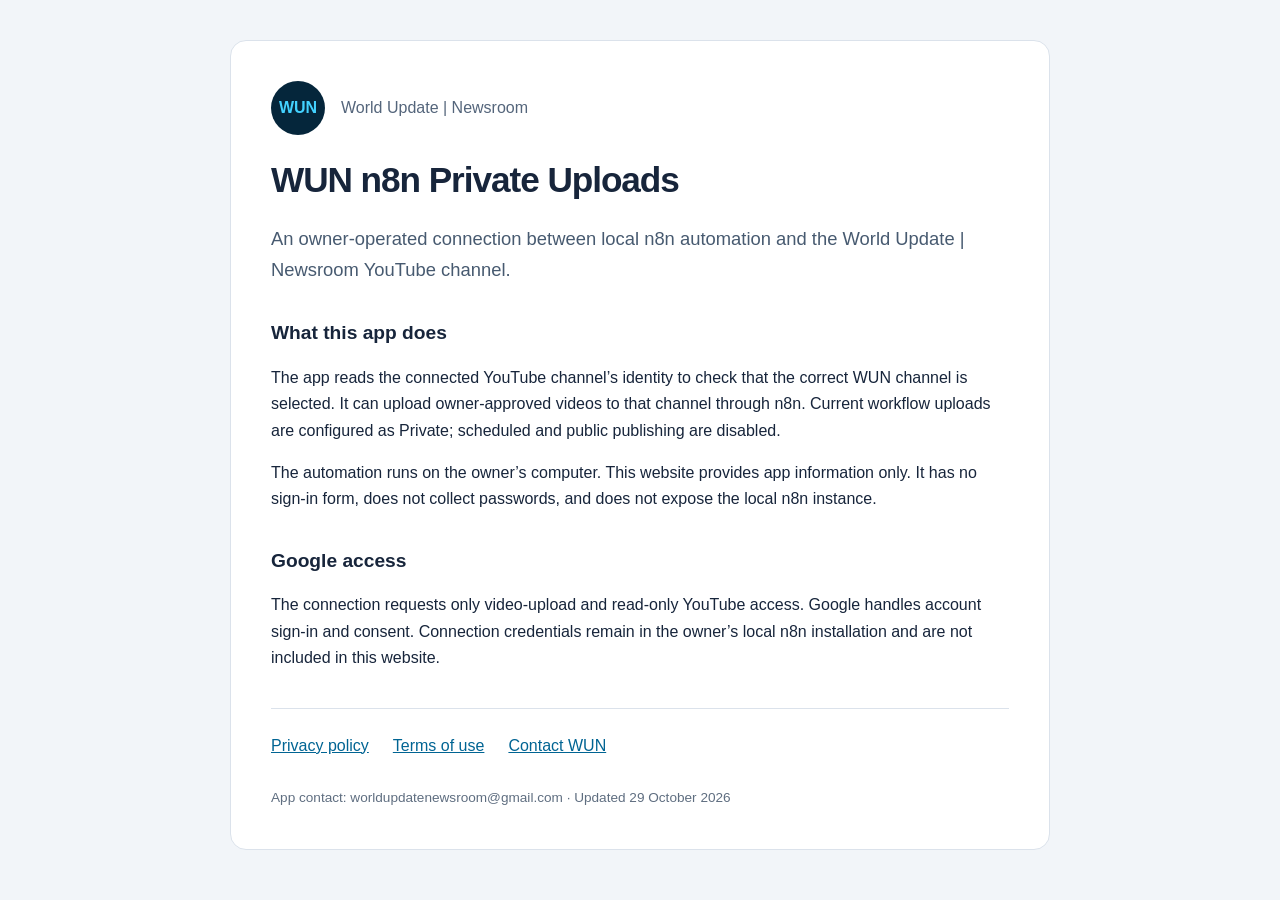
<file: index.html>
<!doctype html><html lang="en"><head><meta charset="utf-8"><meta name="viewport" content="width=device-width, initial-scale=1"><title>WUN n8n Private Uploads</title><link rel="stylesheet" href="style.css"><meta name="google-site-verification" content="dyMSkZDeQofZtvlGxQvO62j52_FkiXHDYxzFWZTeUnQ" /></head><body><main><header><span class="badge">WUN</span><p>World Update | Newsroom</p></header><h1>WUN n8n Private Uploads</h1><p class="lead">An owner-operated connection between local n8n automation and the World Update | Newsroom YouTube channel.</p><section><h2>What this app does</h2><p>The app reads the connected YouTube channel’s identity to check that the correct WUN channel is selected. It can upload owner-approved videos to that channel through n8n. Current workflow uploads are configured as Private; scheduled and public publishing are disabled.</p><p>The automation runs on the owner’s computer. This website provides app information only. It has no sign-in form, does not collect passwords, and does not expose the local n8n instance.</p></section><section><h2>Google access</h2><p>The connection requests only video-upload and read-only YouTube access. Google handles account sign-in and consent. Connection credentials remain in the owner’s local n8n installation and are not included in this website.</p></section><nav><a href="privacy.html">Privacy policy</a><a href="terms.html">Terms of use</a><a href="mailto:worldupdatenewsroom@gmail.com">Contact WUN</a></nav><footer>App contact: worldupdatenewsroom@gmail.com · Updated 29 October 2026</footer></main></body></html>
</file>
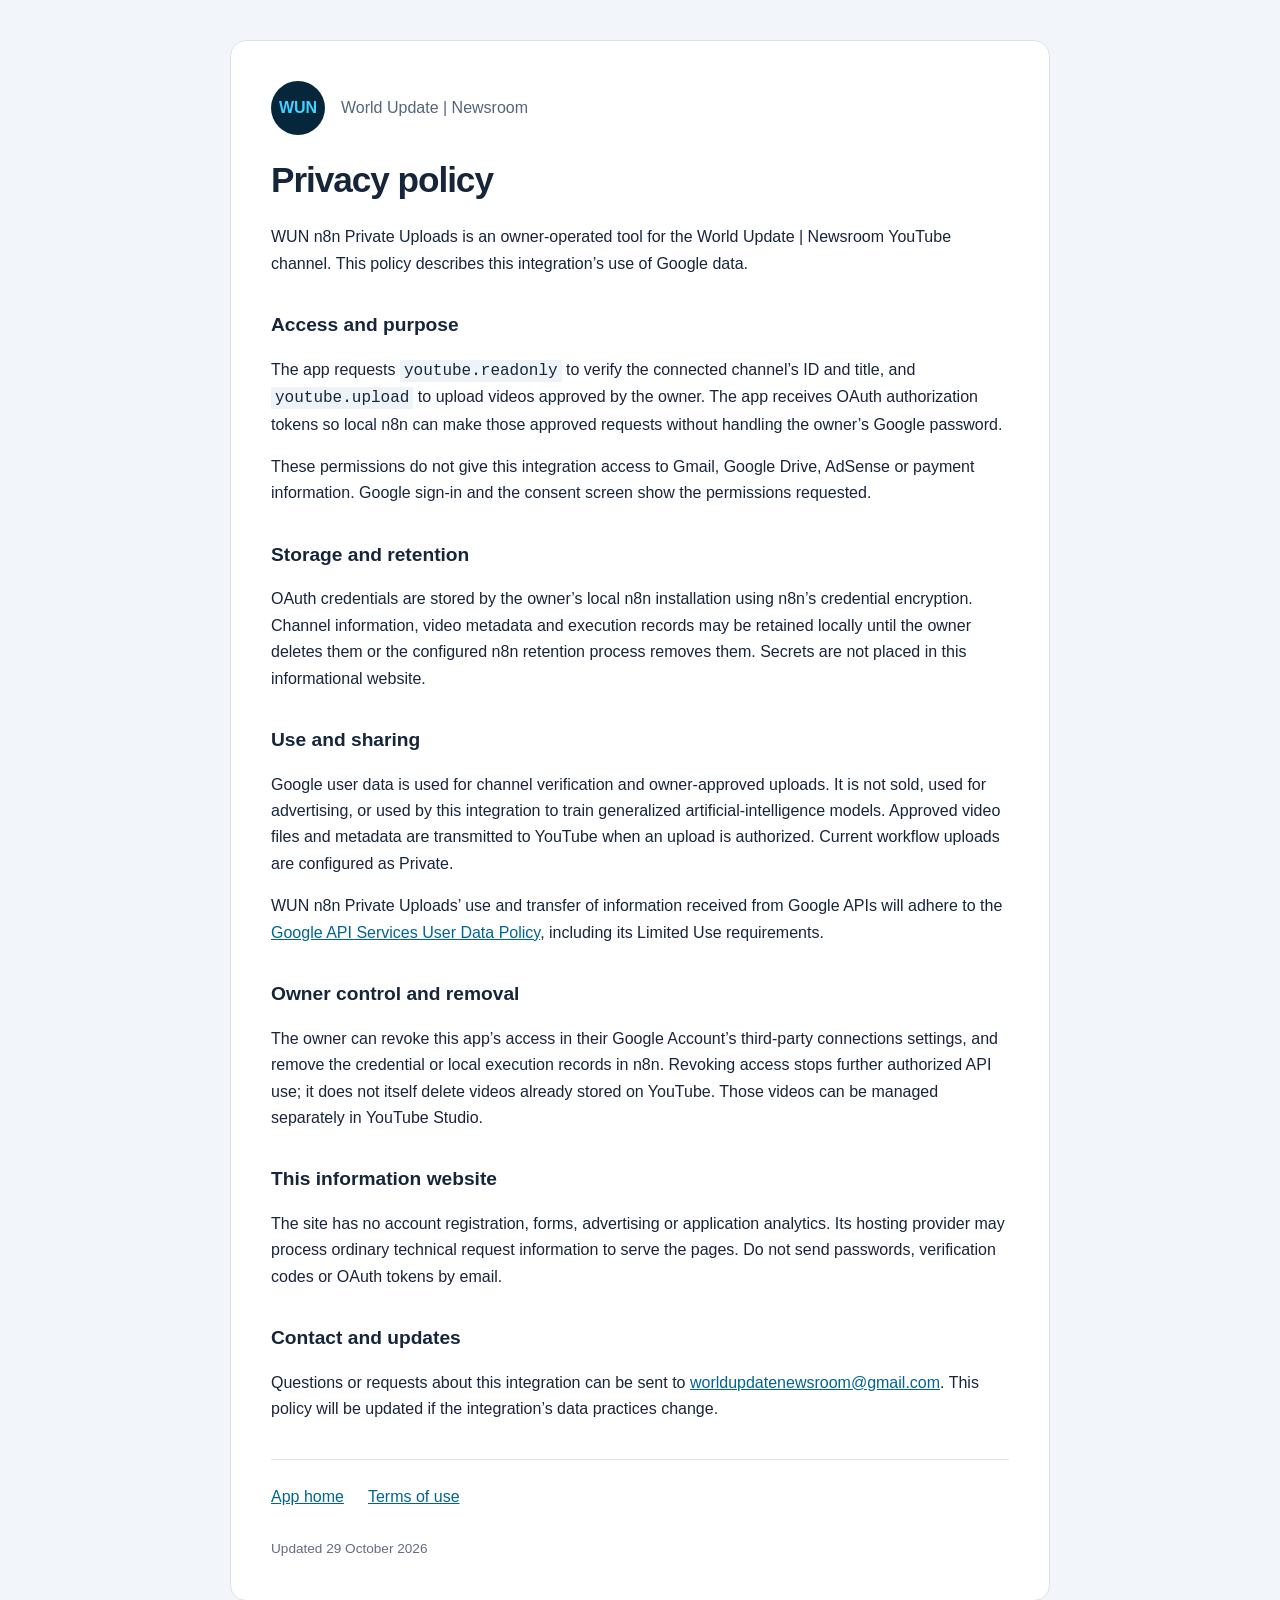
<file: privacy.html>
<!doctype html><html lang="en"><meta charset="utf-8"><meta name="viewport" content="width=device-width, initial-scale=1"><title>Privacy policy — WUN n8n Private Uploads</title><link rel="stylesheet" href="style.css"><main><header><span class="badge">WUN</span><p>World Update | Newsroom</p></header><h1>Privacy policy</h1><p>WUN n8n Private Uploads is an owner-operated tool for the World Update | Newsroom YouTube channel. This policy describes this integration’s use of Google data.</p><h2>Access and purpose</h2><p>The app requests <code>youtube.readonly</code> to verify the connected channel’s ID and title, and <code>youtube.upload</code> to upload videos approved by the owner. The app receives OAuth authorization tokens so local n8n can make those approved requests without handling the owner’s Google password.</p><p>These permissions do not give this integration access to Gmail, Google Drive, AdSense or payment information. Google sign-in and the consent screen show the permissions requested.</p><h2>Storage and retention</h2><p>OAuth credentials are stored by the owner’s local n8n installation using n8n’s credential encryption. Channel information, video metadata and execution records may be retained locally until the owner deletes them or the configured n8n retention process removes them. Secrets are not placed in this informational website.</p><h2>Use and sharing</h2><p>Google user data is used for channel verification and owner-approved uploads. It is not sold, used for advertising, or used by this integration to train generalized artificial-intelligence models. Approved video files and metadata are transmitted to YouTube when an upload is authorized. Current workflow uploads are configured as Private.</p><p>WUN n8n Private Uploads’ use and transfer of information received from Google APIs will adhere to the <a href="https://developers.google.com/terms/api-services-user-data-policy">Google API Services User Data Policy</a>, including its Limited Use requirements.</p><h2>Owner control and removal</h2><p>The owner can revoke this app’s access in their Google Account’s third-party connections settings, and remove the credential or local execution records in n8n. Revoking access stops further authorized API use; it does not itself delete videos already stored on YouTube. Those videos can be managed separately in YouTube Studio.</p><h2>This information website</h2><p>The site has no account registration, forms, advertising or application analytics. Its hosting provider may process ordinary technical request information to serve the pages. Do not send passwords, verification codes or OAuth tokens by email.</p><h2>Contact and updates</h2><p>Questions or requests about this integration can be sent to <a href="mailto:worldupdatenewsroom@gmail.com">worldupdatenewsroom@gmail.com</a>. This policy will be updated if the integration’s data practices change.</p><nav><a href="index.html">App home</a><a href="terms.html">Terms of use</a></nav><footer>Updated 29 October 2026</footer></main></html>
</file>
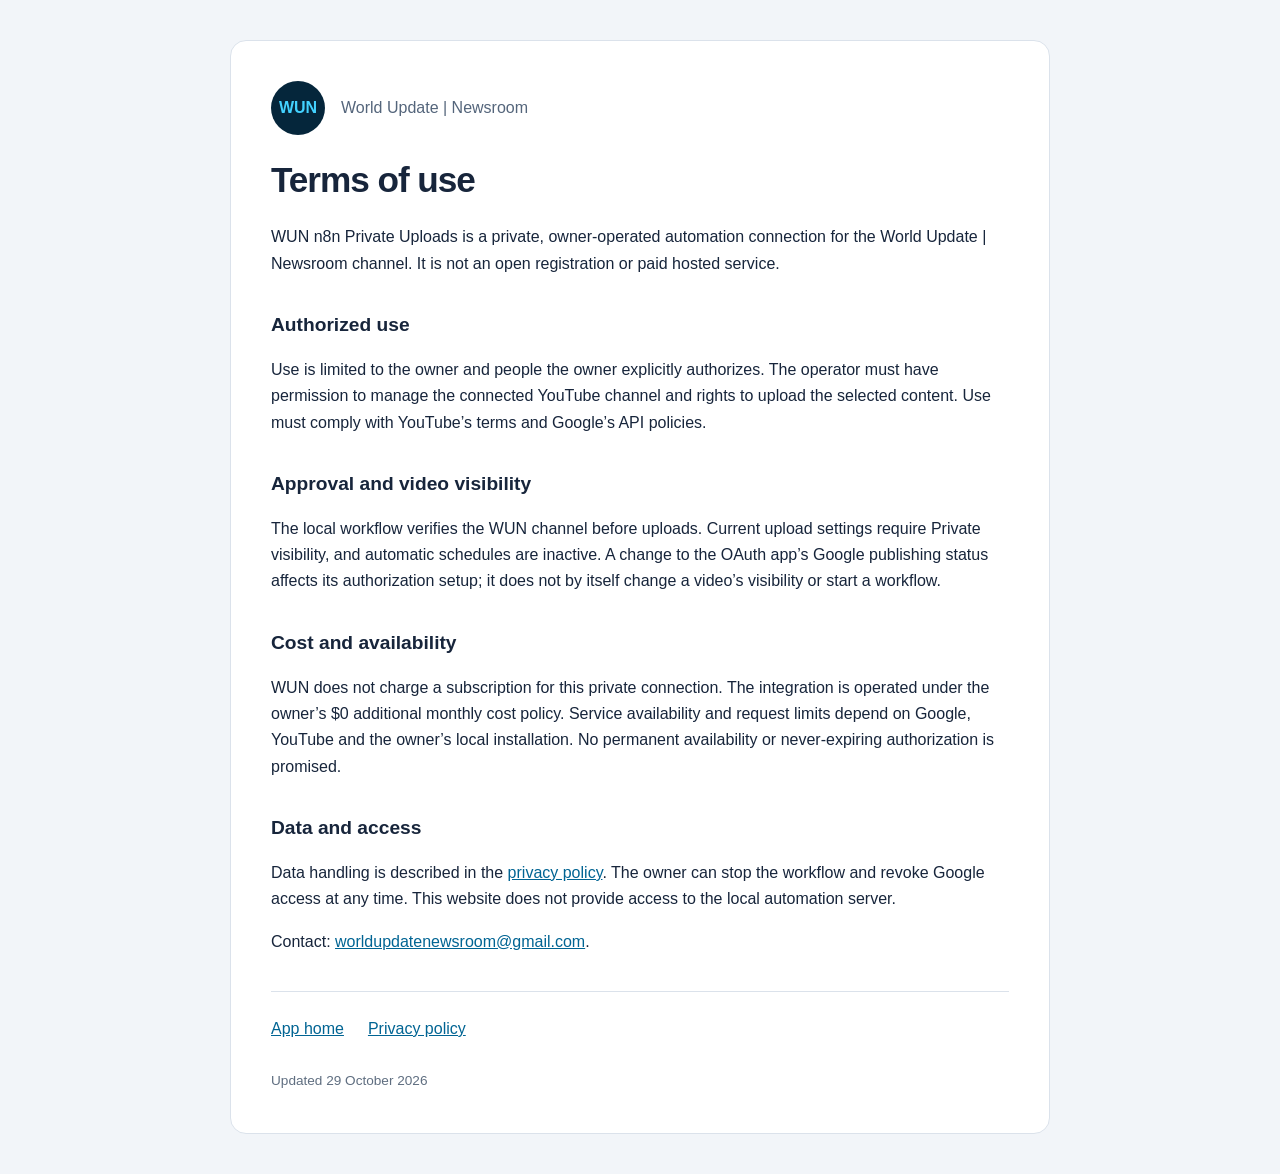
<file: terms.html>
<!doctype html><html lang="en"><meta charset="utf-8"><meta name="viewport" content="width=device-width, initial-scale=1"><title>Terms of use — WUN n8n Private Uploads</title><link rel="stylesheet" href="style.css"><main><header><span class="badge">WUN</span><p>World Update | Newsroom</p></header><h1>Terms of use</h1><p>WUN n8n Private Uploads is a private, owner-operated automation connection for the World Update | Newsroom channel. It is not an open registration or paid hosted service.</p><h2>Authorized use</h2><p>Use is limited to the owner and people the owner explicitly authorizes. The operator must have permission to manage the connected YouTube channel and rights to upload the selected content. Use must comply with YouTube’s terms and Google’s API policies.</p><h2>Approval and video visibility</h2><p>The local workflow verifies the WUN channel before uploads. Current upload settings require Private visibility, and automatic schedules are inactive. A change to the OAuth app’s Google publishing status affects its authorization setup; it does not by itself change a video’s visibility or start a workflow.</p><h2>Cost and availability</h2><p>WUN does not charge a subscription for this private connection. The integration is operated under the owner’s $0 additional monthly cost policy. Service availability and request limits depend on Google, YouTube and the owner’s local installation. No permanent availability or never-expiring authorization is promised.</p><h2>Data and access</h2><p>Data handling is described in the <a href="privacy.html">privacy policy</a>. The owner can stop the workflow and revoke Google access at any time. This website does not provide access to the local automation server.</p><p>Contact: <a href="mailto:worldupdatenewsroom@gmail.com">worldupdatenewsroom@gmail.com</a>.</p><nav><a href="index.html">App home</a><a href="privacy.html">Privacy policy</a></nav><footer>Updated 29 October 2026</footer></main></html>
</file>
<file: style.css>
:root{font-family:Arial,sans-serif;color:#17253b;background:#f2f5f9;line-height:1.65}*{box-sizing:border-box}main{max-width:820px;margin:40px auto;padding:40px;background:white;border-radius:16px;border:1px solid #dbe2eb}header{display:flex;gap:16px;align-items:center;color:#54657b}header p{margin:0}.badge{display:inline-flex;border-radius:50%;background:#05263b;color:#43d2ff;font-weight:800;width:54px;height:54px;align-items:center;justify-content:center}h1{font-size:2.2rem;line-height:1.2;letter-spacing:-.03em}h2{font-size:1.2rem;margin-top:32px}.lead{font-size:1.15rem;color:#475a70}a{color:#006493}nav{display:flex;gap:24px;flex-wrap:wrap;border-top:1px solid #dbe2eb;margin-top:36px;padding-top:24px}footer{font-size:.85rem;color:#5f6e80;margin-top:28px}code{font-family:Consolas,monospace;background:#edf3f7;padding:2px 4px}@media(max-width:600px){main{margin:12px;padding:24px}h1{font-size:1.8rem}}
</file>
